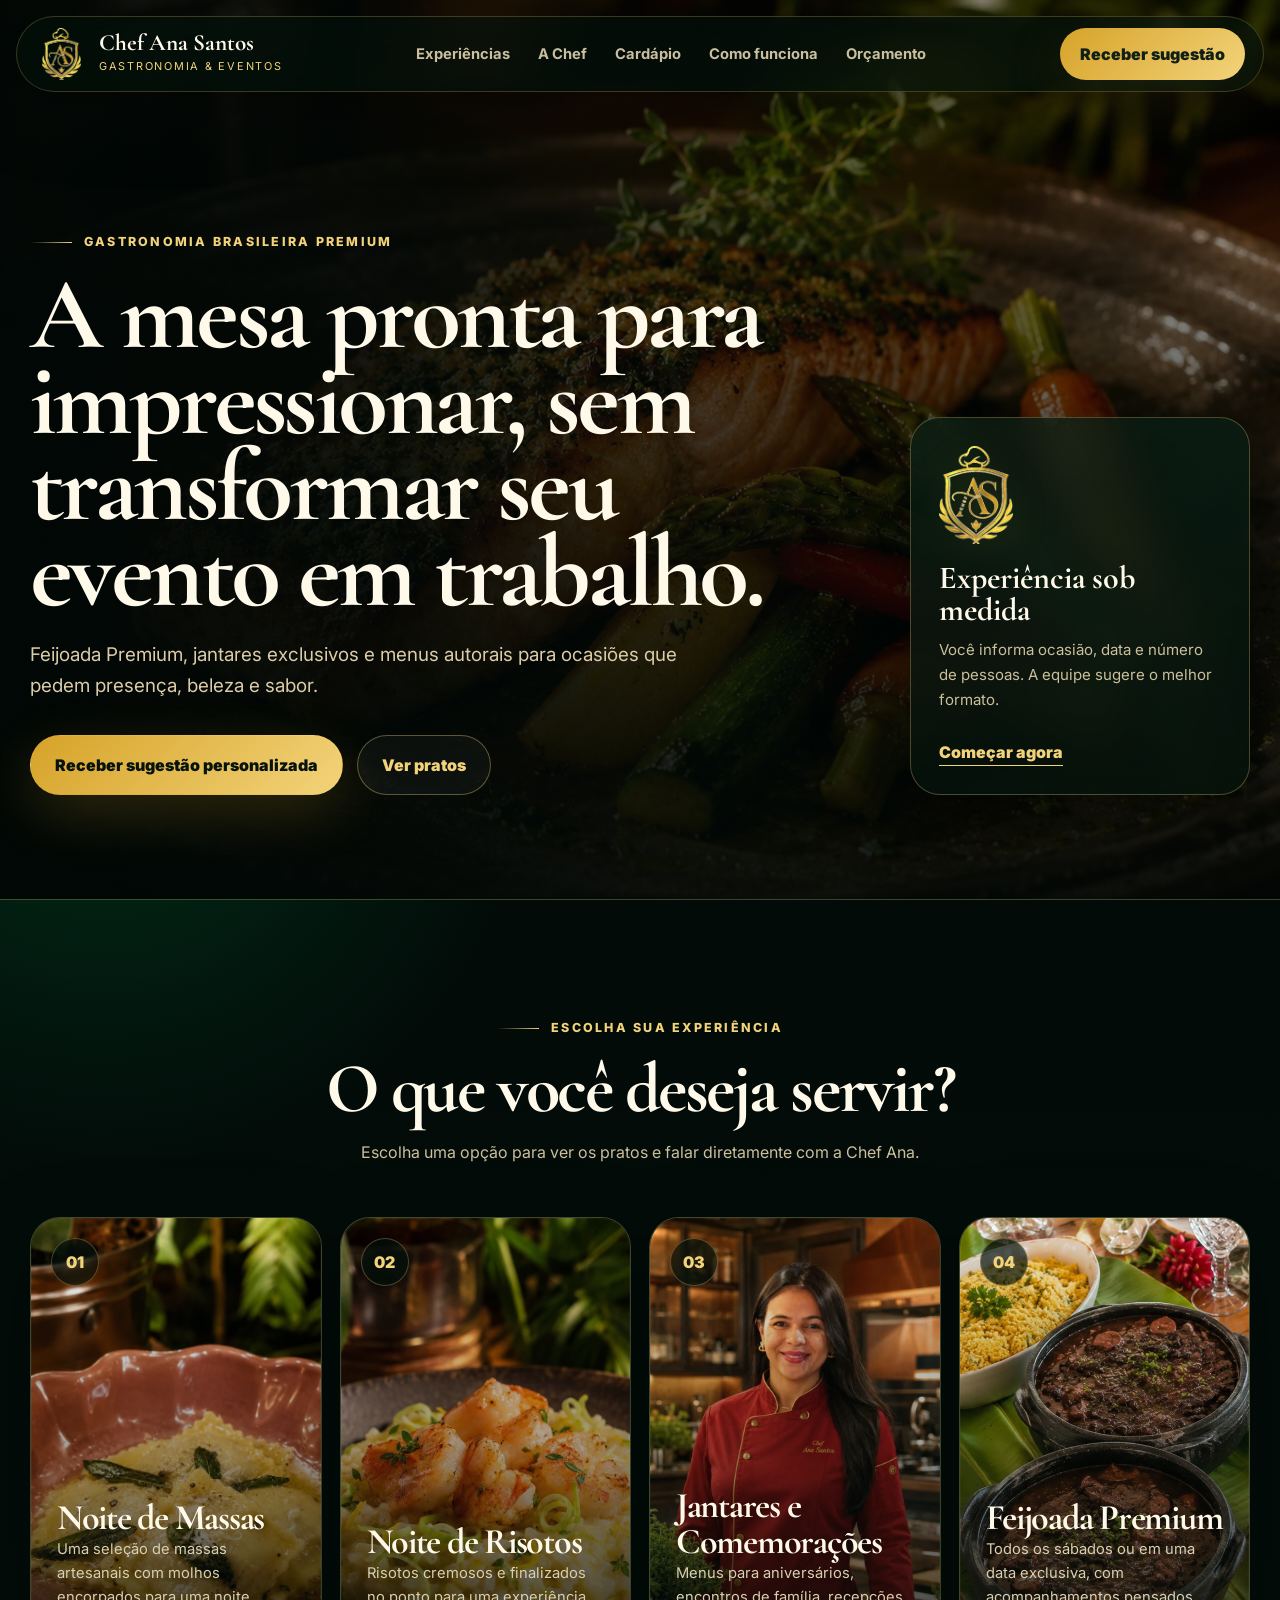
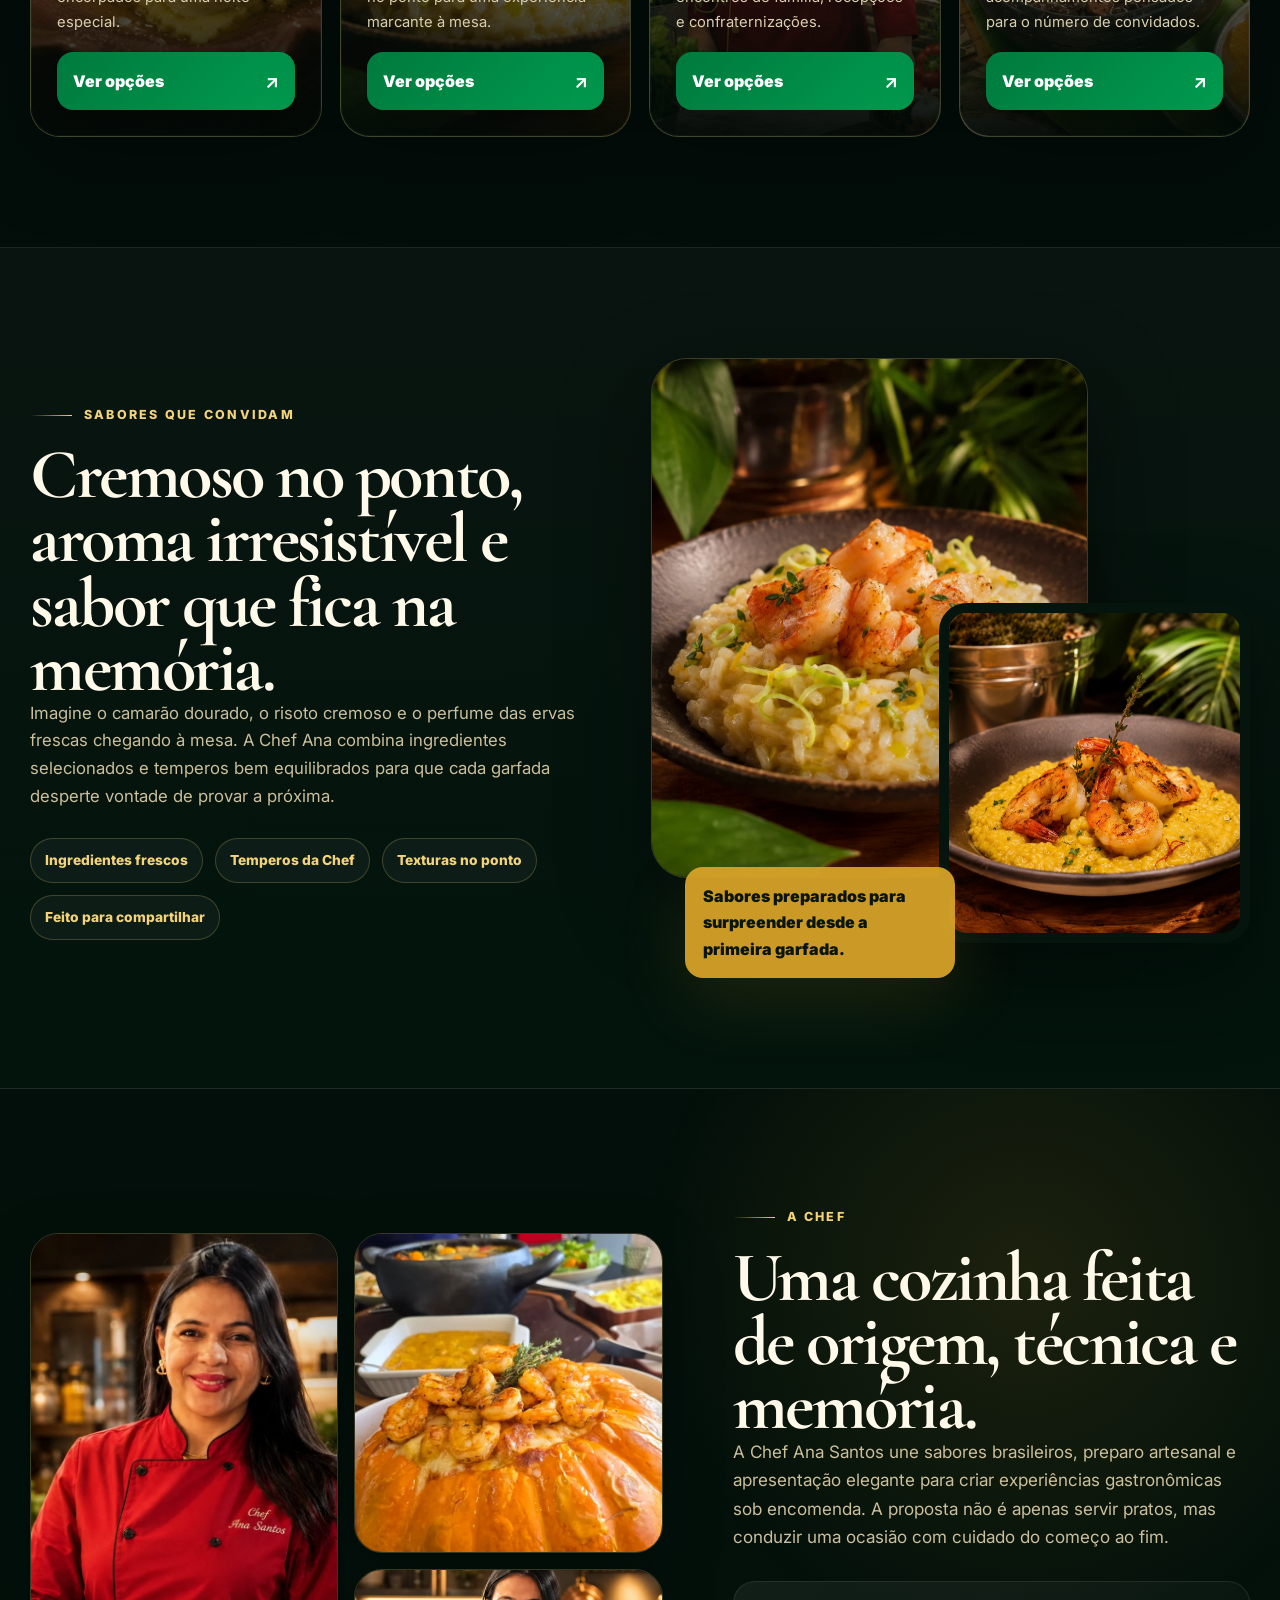
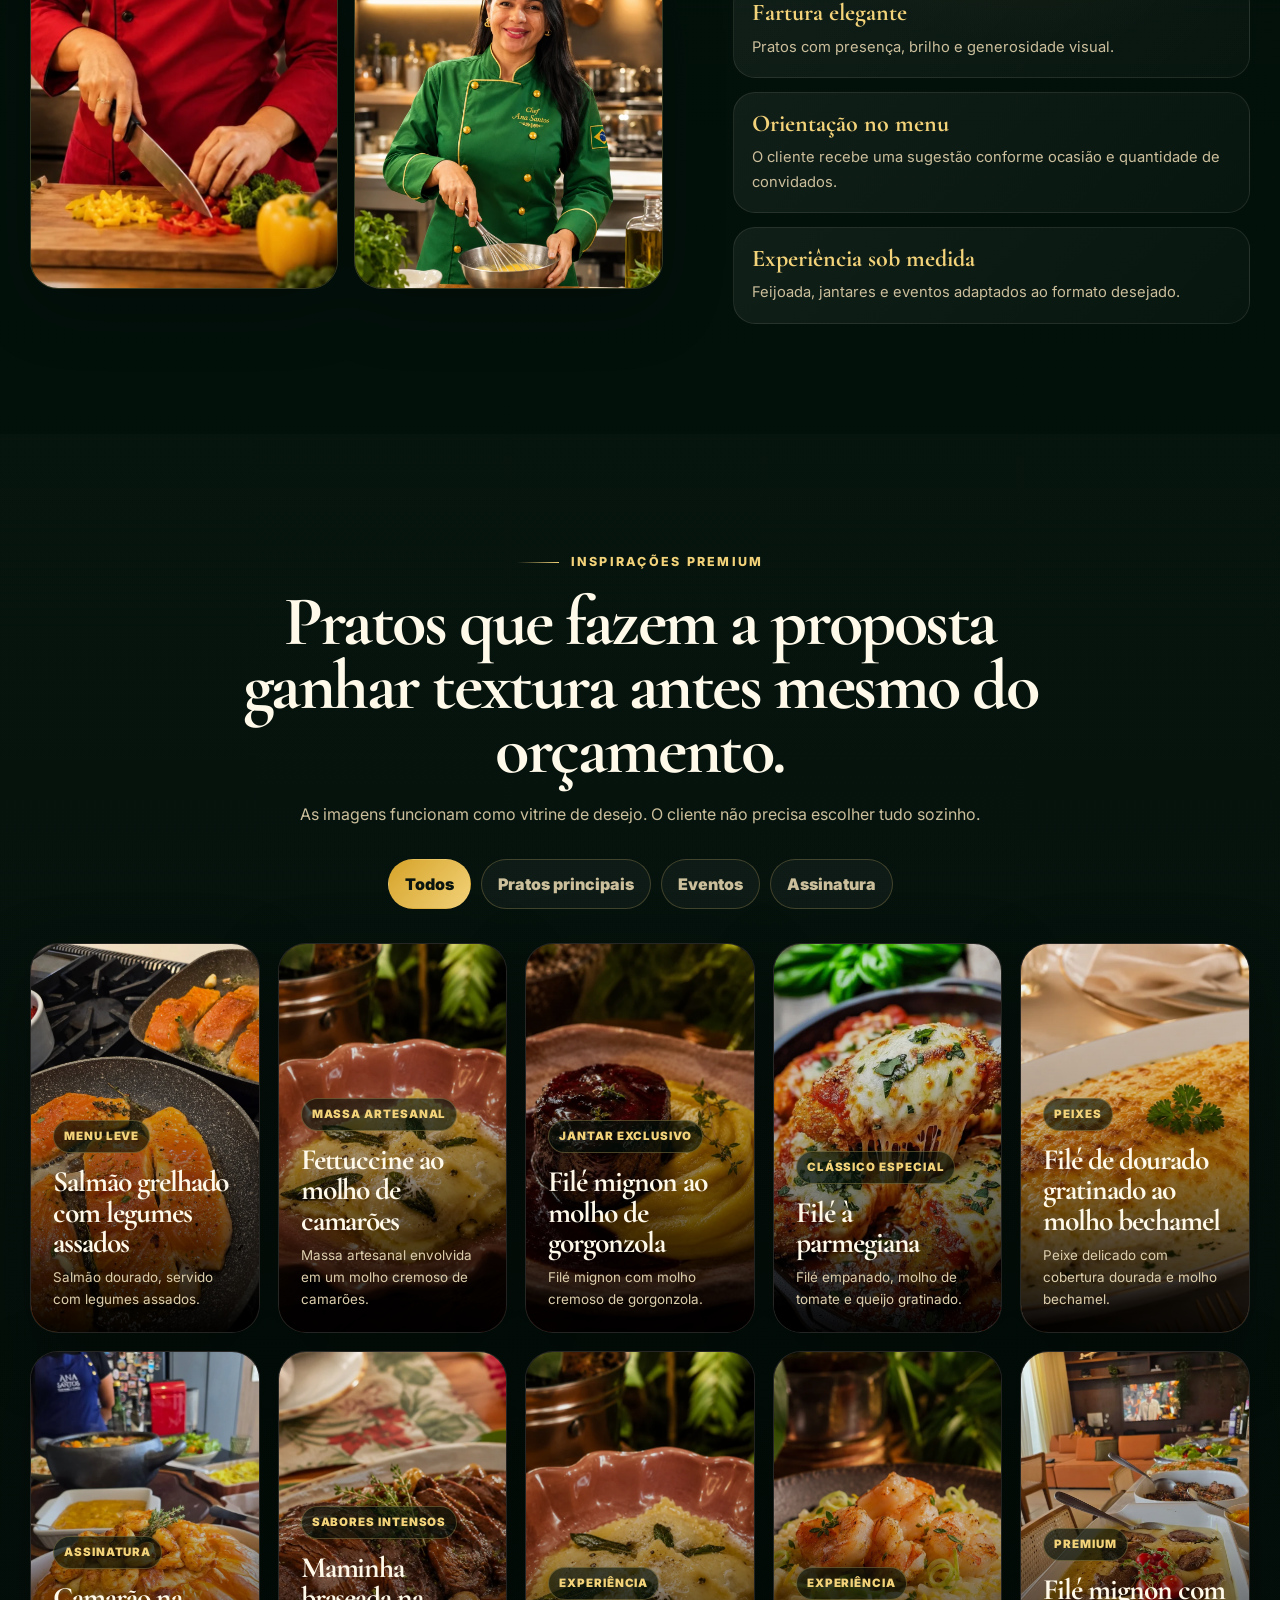
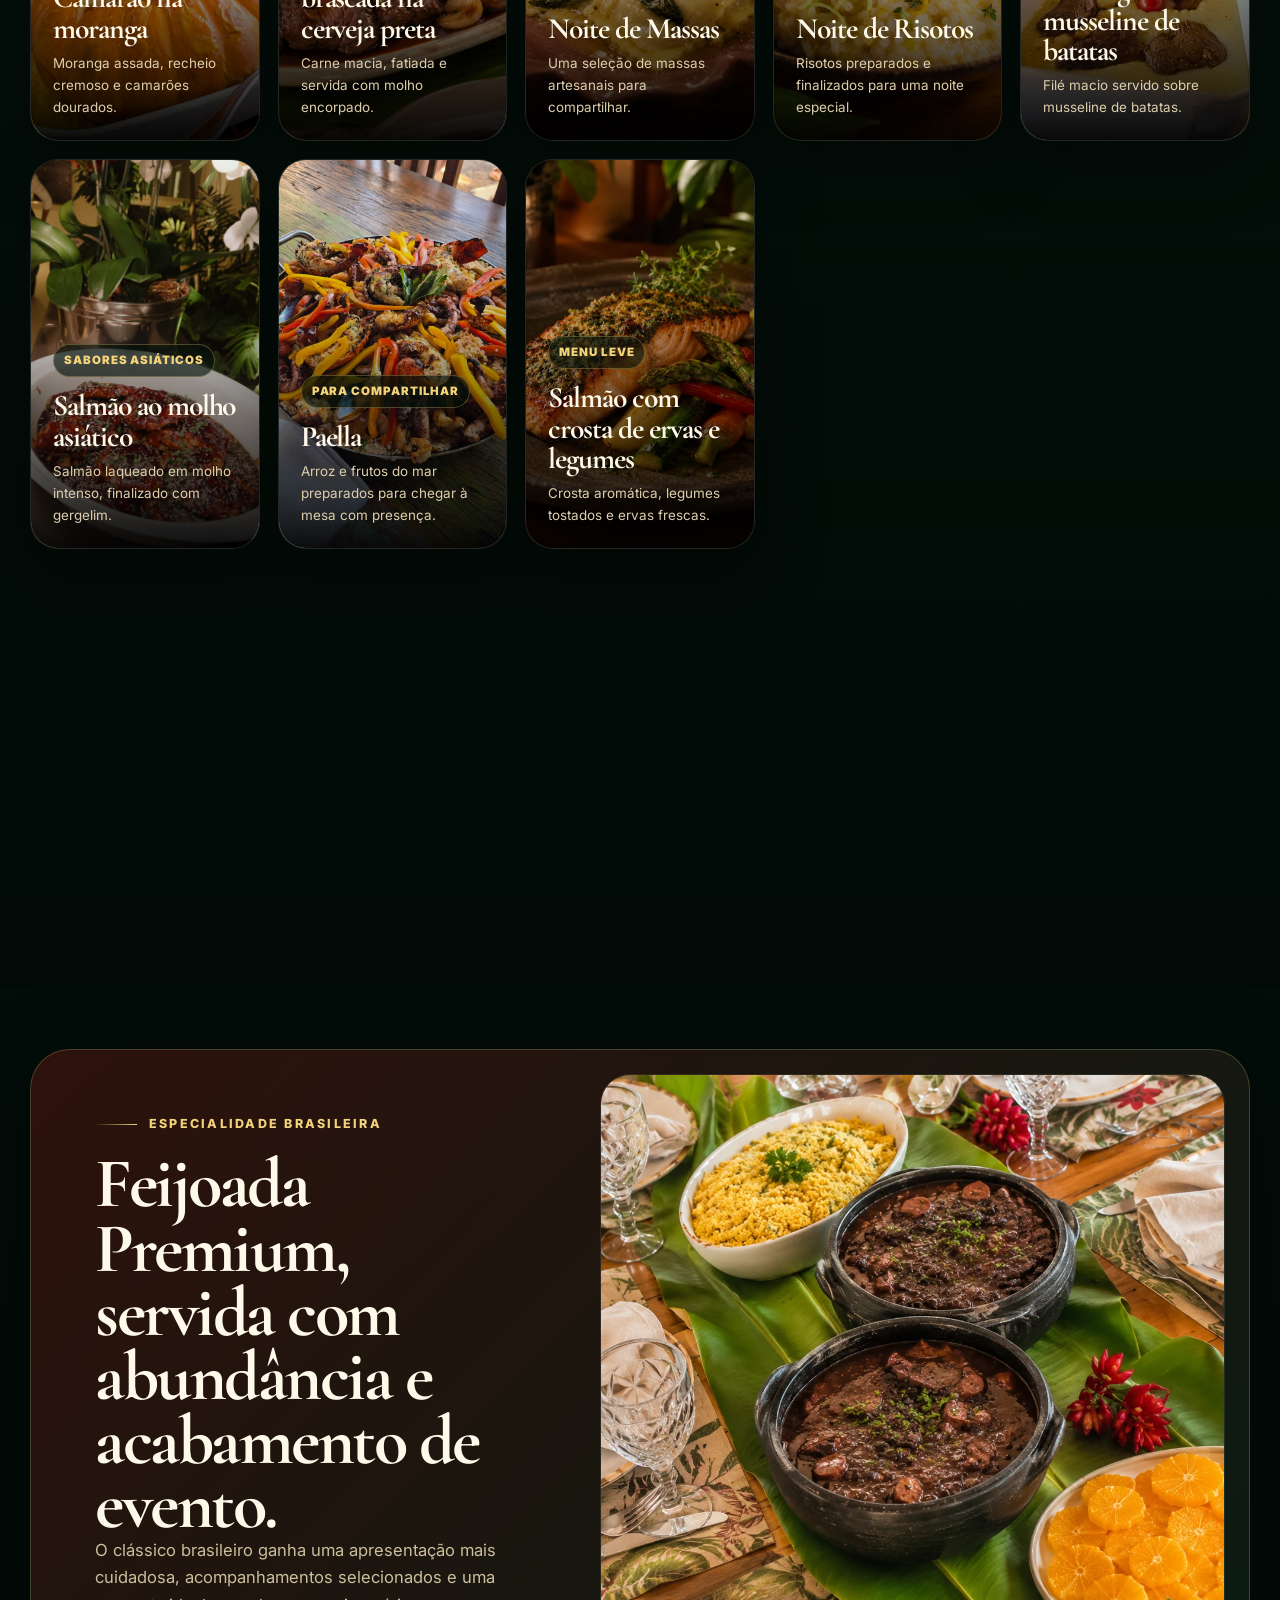
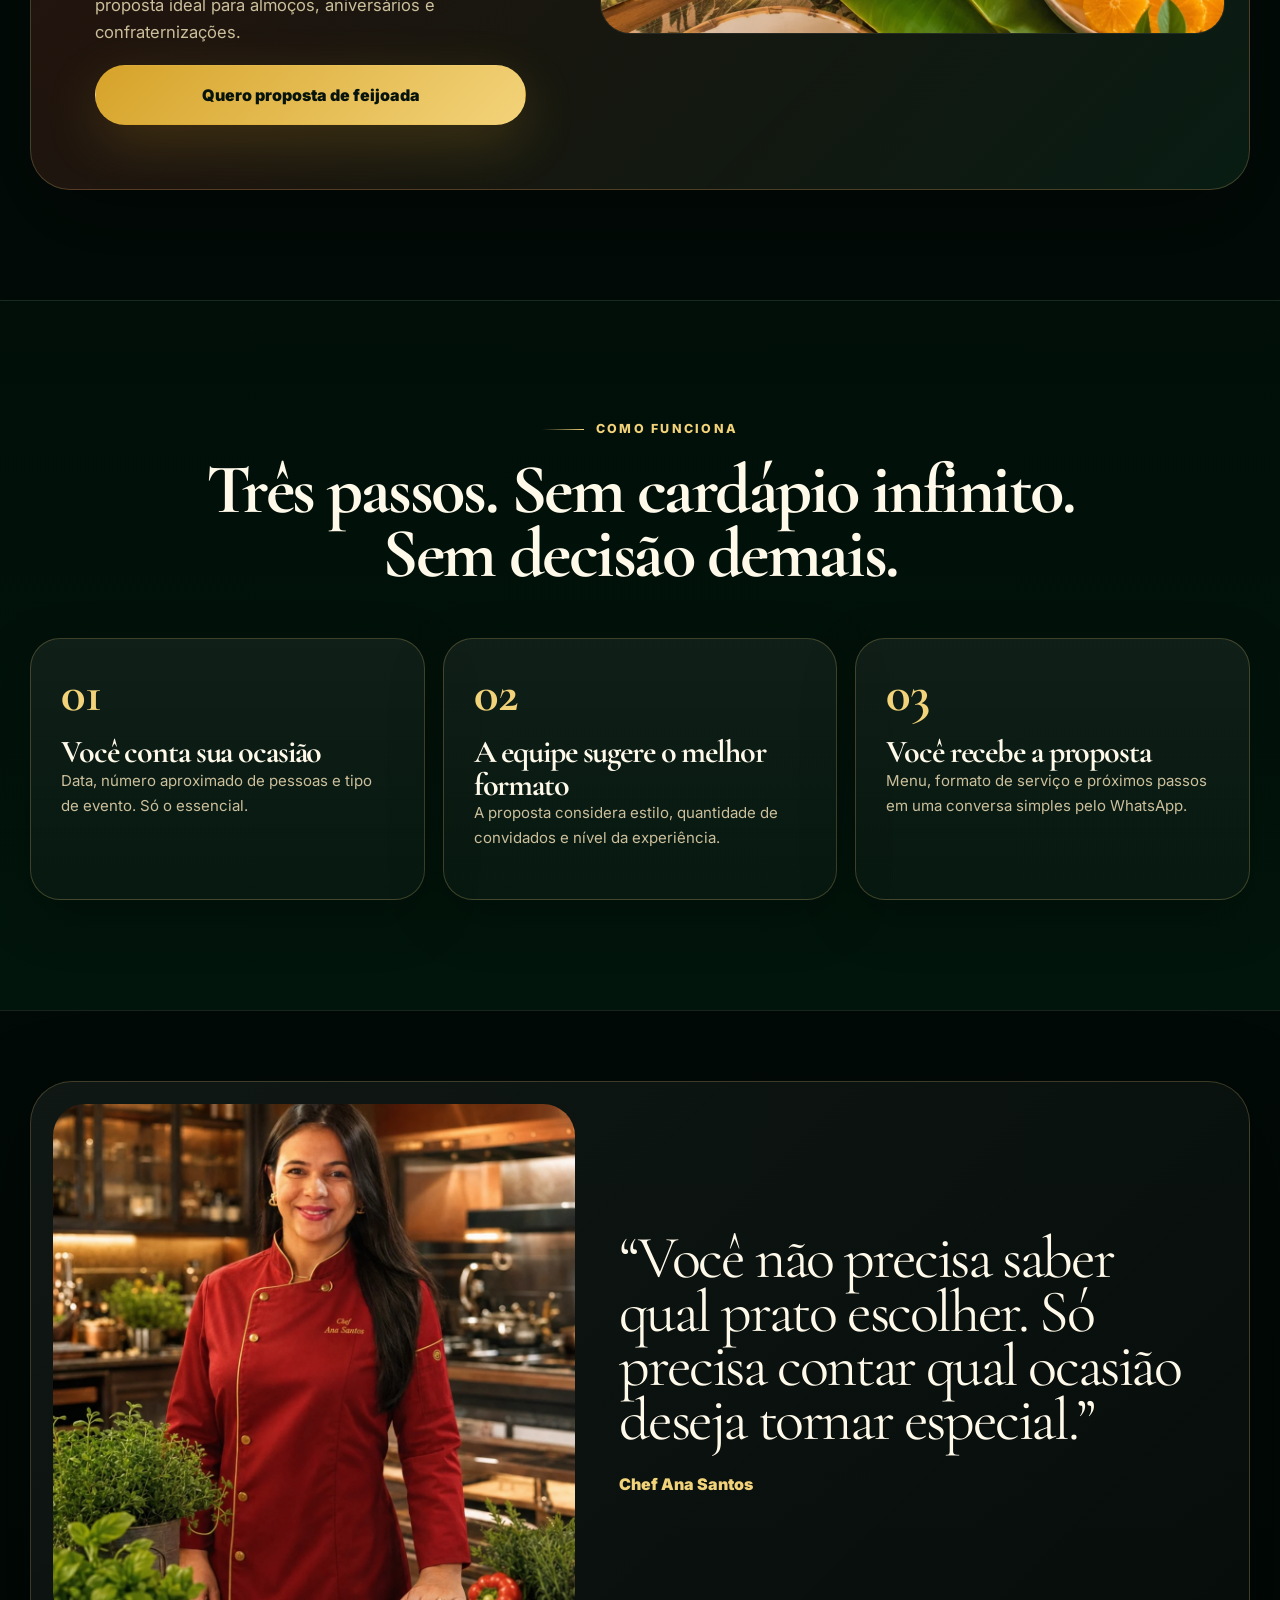
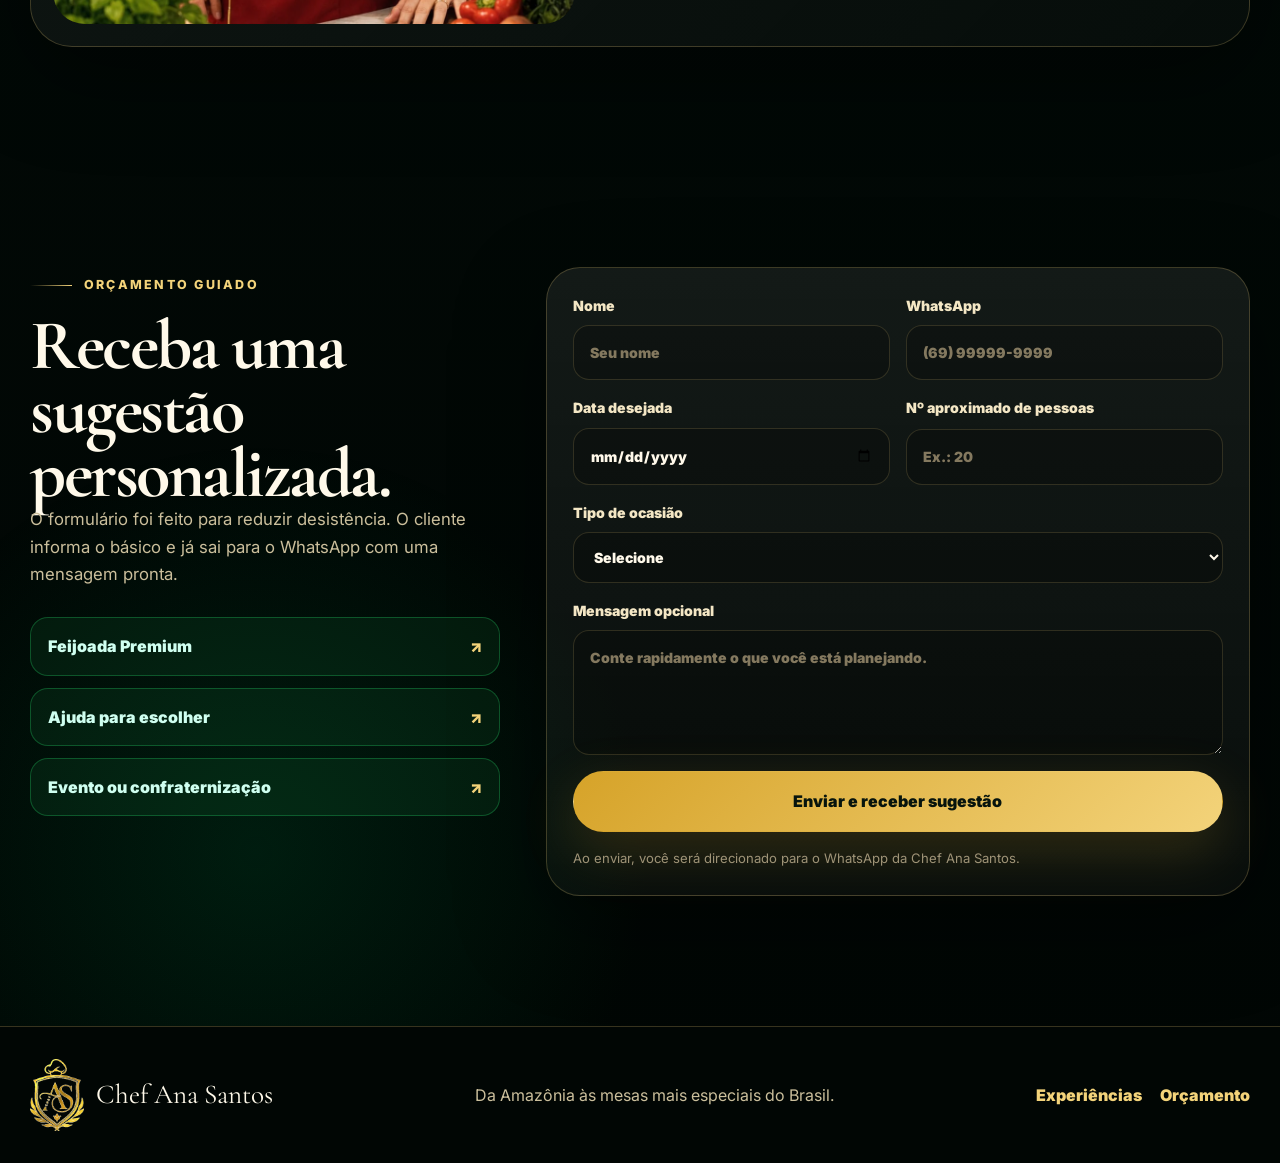
<file: index.html>
<!DOCTYPE html>
<html lang="pt-BR">
<head>
  <meta charset="UTF-8" />
  <meta name="viewport" content="width=device-width, initial-scale=1.0" />
  <title>Chef Ana Santos | Experiências Gastronômicas Premium</title>
  <meta name="description" content="Site premium em versão escura para a Chef Ana Santos: experiências gastronômicas, feijoada premium, jantares exclusivos e orçamento simplificado pelo WhatsApp." />
  <meta name="theme-color" content="#03140d" />
  <meta property="og:title" content="Chef Ana Santos | Gastronomia & Eventos" />
  <meta property="og:description" content="Receba uma proposta gastronômica personalizada para sua ocasião." />
  <meta property="og:type" content="website" />
  <link rel="icon" href="./logo-symbol.png" />
  <link rel="preconnect" href="https://fonts.googleapis.com" />
  <link rel="preconnect" href="https://fonts.gstatic.com" crossorigin />
  <link href="https://fonts.googleapis.com/css2?family=Cormorant+Garamond:wght@500;600;700&family=Inter:wght@400;500;600;700;800&display=swap" rel="stylesheet" />
  <link rel="stylesheet" href="./styles.css" />
</head>
<body>
  <div class="page-glow" aria-hidden="true"></div>

  <header class="site-header" id="topo">
    <a class="brand" href="#topo" aria-label="Chef Ana Santos">
      <img src="./logo-symbol.png" alt="Símbolo da Chef Ana Santos" />
      <span>
        <strong>Chef Ana Santos</strong>
        <small>Gastronomia & Eventos</small>
      </span>
    </a>

    <button class="menu-toggle" aria-label="Abrir menu" aria-expanded="false">
      <span></span><span></span><span></span>
    </button>

    <nav class="main-nav" aria-label="Navegação principal">
      <a href="#experiencias">Experiências</a>
      <a href="#chef">A Chef</a>
      <a href="#cardapio">Cardápio</a>
      <a href="#como-funciona">Como funciona</a>
      <a href="#orcamento">Orçamento</a>
    </nav>

    <a class="nav-cta" href="#orcamento">Receber sugestão</a>
  </header>

  <main>
    <section class="hero" aria-labelledby="hero-title">
      <div class="hero-media" aria-hidden="true">
        <img src="./hero-prato.webp" alt="" />
      </div>
      <div class="hero-overlay" aria-hidden="true"></div>

      <div class="container hero-grid">
        <div class="hero-copy reveal">
          <p class="eyebrow">Gastronomia brasileira premium</p>
          <h1 id="hero-title">A mesa pronta para impressionar, sem transformar seu evento em trabalho.</h1>
          <p class="hero-text">Feijoada Premium, jantares exclusivos e menus autorais para ocasiões que pedem presença, beleza e sabor.</p>

          <div class="hero-actions">
            <a class="btn btn-primary" href="#orcamento">Receber sugestão personalizada</a>
            <a class="btn btn-outline" href="#cardapio">Ver pratos</a>
          </div>
        </div>

        <aside class="hero-panel reveal delay-1" aria-label="Resumo da experiência">
          <img src="./logo-symbol.png" alt="" />
          <strong>Experiência sob medida</strong>
          <p>Você informa ocasião, data e número de pessoas. A equipe sugere o melhor formato.</p>
          <a href="#orcamento">Começar agora</a>
        </aside>
      </div>
    </section>

    <section class="concierge" id="experiencias" aria-labelledby="concierge-title">
      <div class="container">
        <div class="section-heading">
          <p class="eyebrow">Escolha sua experiência</p>
          <h2 id="concierge-title">O que você deseja servir?</h2>
          <p>Escolha uma opção para ver os pratos e falar diretamente com a Chef Ana.</p>
        </div>

        <div class="occasion-grid">
          <a class="occasion-card" href="./experiencia.html?tipo=massas" aria-label="Ver opções de Noite de Massas">
            <span class="card-number">01</span>
            <div class="occasion-image"><img src="./ravioli-salvia.webp" alt="Seleção de massas artesanais da Chef Ana Santos" /></div>
            <div class="occasion-content">
              <h3>Noite de Massas</h3>
              <p>Uma seleção de massas artesanais com molhos encorpados para uma noite especial.</p>
              <span class="occasion-action">Ver opções <b aria-hidden="true">↗</b></span>
            </div>
          </a>

          <a class="occasion-card" href="./experiencia.html?tipo=risotos" aria-label="Ver opções de Noite de Risotos">
            <span class="card-number">02</span>
            <div class="occasion-image"><img src="./risoto-camaroes.webp" alt="Risoto cremoso preparado pela Chef Ana Santos" /></div>
            <div class="occasion-content">
              <h3>Noite de Risotos</h3>
              <p>Risotos cremosos e finalizados no ponto para uma experiência marcante à mesa.</p>
              <span class="occasion-action">Ver opções <b aria-hidden="true">↗</b></span>
            </div>
          </a>

          <a class="occasion-card" href="./experiencia.html?tipo=eventos" aria-label="Ver opções de Jantares e Comemorações">
            <span class="card-number">03</span>
            <div class="occasion-image"><img src="./chef-red-counter.webp" alt="Chef Ana Santos em cozinha profissional" /></div>
            <div class="occasion-content">
              <h3>Jantares e Comemorações</h3>
              <p>Menus para aniversários, encontros de família, recepções e confraternizações.</p>
              <span class="occasion-action">Ver opções <b aria-hidden="true">↗</b></span>
            </div>
          </a>

          <a class="occasion-card" href="./experiencia.html?tipo=feijoada" aria-label="Ver opções de Feijoada Premium">
            <span class="card-number">04</span>
            <div class="occasion-image"><img src="./feijoada-cards.webp" alt="Feijoada da Chef Ana Santos servida à mesa" /></div>
            <div class="occasion-content">
              <h3>Feijoada Premium</h3>
              <p>Todos os sábados ou em uma data exclusiva, com acompanhamentos pensados para o número de convidados.</p>
              <span class="occasion-action">Ver opções <b aria-hidden="true">↗</b></span>
            </div>
          </a>
        </div>
      </div>
    </section>

    <section class="signature-section" aria-labelledby="signature-title">
      <div class="container signature-grid">
        <div class="signature-copy reveal">
          <p class="eyebrow">Sabores que convidam</p>
          <h2 id="signature-title">Cremoso no ponto, aroma irresistível e sabor que fica na memória.</h2>
          <p>Imagine o camarão dourado, o risoto cremoso e o perfume das ervas frescas chegando à mesa. A Chef Ana combina ingredientes selecionados e temperos bem equilibrados para que cada garfada desperte vontade de provar a próxima.</p>
          <div class="signature-tags">
            <span>Ingredientes frescos</span>
            <span>Temperos da Chef</span>
            <span>Texturas no ponto</span>
            <span>Feito para compartilhar</span>
          </div>
        </div>

        <div class="signature-stack reveal delay-1">
          <img class="stack-main" src="./risoto-camaroes.webp" alt="Risoto cremoso com camarões" />
          <img class="stack-small" src="./camaroes-risoto.webp" alt="Camarões com risoto de açafrão" />
          <div class="stack-note">Sabores preparados para surpreender desde a primeira garfada.</div>
        </div>
      </div>
    </section>

    <section class="chef-story" id="chef" aria-labelledby="chef-title">
      <div class="container story-grid">
        <div class="story-gallery reveal">
          <img src="./chef-red.webp" alt="Chef Ana Santos com doma vermelha" />
          <img src="./camarao-moranga.webp" alt="Camarão na moranga preparado pela Chef Ana Santos" />
          <img src="./chef-green.webp" alt="Chef Ana Santos com doma verde" />
        </div>

        <div class="story-copy reveal delay-1">
          <p class="eyebrow">A Chef</p>
          <h2 id="chef-title">Uma cozinha feita de origem, técnica e memória.</h2>
          <p>A Chef Ana Santos une sabores brasileiros, preparo artesanal e apresentação elegante para criar experiências gastronômicas sob encomenda. A proposta não é apenas servir pratos, mas conduzir uma ocasião com cuidado do começo ao fim.</p>

          <dl class="lux-list">
            <div><dt>Fartura elegante</dt><dd>Pratos com presença, brilho e generosidade visual.</dd></div>
            <div><dt>Orientação no menu</dt><dd>O cliente recebe uma sugestão conforme ocasião e quantidade de convidados.</dd></div>
            <div><dt>Experiência sob medida</dt><dd>Feijoada, jantares e eventos adaptados ao formato desejado.</dd></div>
          </dl>
        </div>
      </div>
    </section>

    <section class="menu-section" id="cardapio" aria-labelledby="menu-title">
      <div class="container">
        <div class="section-heading reveal">
          <p class="eyebrow">Inspirações premium</p>
          <h2 id="menu-title">Pratos que fazem a proposta ganhar textura antes mesmo do orçamento.</h2>
          <p>As imagens funcionam como vitrine de desejo. O cliente não precisa escolher tudo sozinho.</p>
        </div>

        <div class="dish-toolbar reveal" aria-label="Filtros de cardápio">
          <button class="filter active" type="button" data-filter="all">Todos</button>
          <button class="filter" type="button" data-filter="principal">Pratos principais</button>
          <button class="filter" type="button" data-filter="evento">Eventos</button>
          <button class="filter" type="button" data-filter="assinatura">Assinatura</button>
        </div>

        <div class="dish-grid">
          <article class="dish-card reveal" data-category="principal">
            <img src="./salmao-grelhado.webp" alt="Salmão grelhado na frigideira" />
            <div class="dish-info"><span>Menu leve</span><h3>Salmão grelhado com legumes assados</h3><p>Salmão dourado, servido com legumes assados.</p></div>
          </article>
          <article class="dish-card reveal delay-1" data-category="principal assinatura">
            <img src="./ravioli-salvia.webp" alt="Apresentação de massa artesanal" />
            <div class="dish-info"><span>Massa artesanal</span><h3>Fettuccine ao molho de camarões</h3><p>Massa artesanal envolvida em um molho cremoso de camarões.</p></div>
          </article>
          <article class="dish-card reveal delay-2" data-category="principal">
            <img src="./file-mignon-pure.webp" alt="Apresentação de filé mignon" />
            <div class="dish-info"><span>Jantar exclusivo</span><h3>Filé mignon ao molho de gorgonzola</h3><p>Filé mignon com molho cremoso de gorgonzola.</p></div>
          </article>
          <article class="dish-card reveal" data-category="principal evento">
            <img src="./file-parmegiana.webp" alt="Filé à parmegiana com queijo gratinado" />
            <div class="dish-info"><span>Clássico especial</span><h3>Filé à parmegiana</h3><p>Filé empanado, molho de tomate e queijo gratinado.</p></div>
          </article>
          <article class="dish-card reveal delay-1" data-category="principal evento">
            <img src="./dourado-bechamel.webp" alt="Filé de dourado gratinado ao molho bechamel" />
            <div class="dish-info"><span>Peixes</span><h3>Filé de dourado gratinado ao molho bechamel</h3><p>Peixe delicado com cobertura dourada e molho bechamel.</p></div>
          </article>
          <article class="dish-card reveal delay-2" data-category="principal assinatura evento">
            <img src="./camarao-moranga.webp" alt="Camarão na moranga" />
            <div class="dish-info"><span>Assinatura</span><h3>Camarão na moranga</h3><p>Moranga assada, recheio cremoso e camarões dourados.</p></div>
          </article>
          <article class="dish-card reveal" data-category="principal evento">
            <img src="./maminha-cerveja-preta.webp" alt="Maminha braseada na cerveja preta" />
            <div class="dish-info"><span>Sabores intensos</span><h3>Maminha braseada na cerveja preta</h3><p>Carne macia, fatiada e servida com molho encorpado.</p></div>
          </article>
          <article class="dish-card reveal delay-1" data-category="evento">
            <img src="./ravioli-salvia.webp" alt="Seleção de massas artesanais" />
            <div class="dish-info"><span>Experiência</span><h3>Noite de Massas</h3><p>Uma seleção de massas artesanais para compartilhar.</p></div>
          </article>
          <article class="dish-card reveal delay-2" data-category="evento assinatura">
            <img src="./risoto-camaroes.webp" alt="Risoto cremoso com camarões" />
            <div class="dish-info"><span>Experiência</span><h3>Noite de Risotos</h3><p>Risotos preparados e finalizados para uma noite especial.</p></div>
          </article>
          <article class="dish-card reveal" data-category="principal assinatura">
            <img src="./file-mignon-musseline.webp" alt="Filé mignon com musseline de batatas" />
            <div class="dish-info"><span>Premium</span><h3>Filé mignon com musseline de batatas</h3><p>Filé macio servido sobre musseline de batatas.</p></div>
          </article>
          <article class="dish-card reveal delay-1" data-category="principal assinatura">
            <img src="./salmao-asiatico.webp" alt="Salmão ao molho asiático" />
            <div class="dish-info"><span>Sabores asiáticos</span><h3>Salmão ao molho asiático</h3><p>Salmão laqueado em molho intenso, finalizado com gergelim.</p></div>
          </article>
          <article class="dish-card reveal delay-2" data-category="principal evento assinatura">
            <img src="./paella.webp" alt="Paella com frutos do mar" />
            <div class="dish-info"><span>Para compartilhar</span><h3>Paella</h3><p>Arroz e frutos do mar preparados para chegar à mesa com presença.</p></div>
          </article>
          <article class="dish-card reveal" data-category="principal">
            <img src="./salmao-legumes.webp" alt="Salmão com crosta de ervas e legumes" />
            <div class="dish-info"><span>Menu leve</span><h3>Salmão com crosta de ervas e legumes</h3><p>Crosta aromática, legumes tostados e ervas frescas.</p></div>
          </article>
        </div>

        <aside class="sides-panel reveal" aria-labelledby="sides-title">
          <div>
            <p class="eyebrow">Para completar a mesa</p>
            <h3 id="sides-title">Opções de acompanhamentos</h3>
            <p>Escolha as opções que melhor combinam com o seu menu.</p>
          </div>
          <ul>
            <li>Arroz com amêndoas laminadas</li>
            <li>Arroz com castanhas</li>
            <li>Farofa de banana-da-terra com bacon</li>
            <li>Farofa tradicional</li>
            <li>Salada fresca da estação</li>
          </ul>
        </aside>
      </div>
    </section>

    <section class="feijoada-section" aria-labelledby="feijoada-title">
      <div class="container feijoada-card reveal">
        <div class="feijoada-copy">
          <p class="eyebrow">Especialidade brasileira</p>
          <h2 id="feijoada-title">Feijoada Premium, servida com abundância e acabamento de evento.</h2>
          <p>O clássico brasileiro ganha uma apresentação mais cuidadosa, acompanhamentos selecionados e uma proposta ideal para almoços, aniversários e confraternizações.</p>
          <a class="btn btn-primary" href="#orcamento" data-fill="Feijoada Premium">Quero proposta de feijoada</a>
        </div>
        <div class="feijoada-photo">
          <img src="./feijoada-cards.webp" alt="Feijoada Premium servida à mesa" />
        </div>
      </div>
    </section>

    <section class="steps-section" id="como-funciona" aria-labelledby="steps-title">
      <div class="container">
        <div class="section-heading reveal">
          <p class="eyebrow">Como funciona</p>
          <h2 id="steps-title">Três passos. Sem cardápio infinito. Sem decisão demais.</h2>
        </div>

        <div class="steps-grid">
          <article class="step-card reveal">
            <strong>01</strong>
            <h3>Você conta sua ocasião</h3>
            <p>Data, número aproximado de pessoas e tipo de evento. Só o essencial.</p>
          </article>
          <article class="step-card reveal delay-1">
            <strong>02</strong>
            <h3>A equipe sugere o melhor formato</h3>
            <p>A proposta considera estilo, quantidade de convidados e nível da experiência.</p>
          </article>
          <article class="step-card reveal delay-2">
            <strong>03</strong>
            <h3>Você recebe a proposta</h3>
            <p>Menu, formato de serviço e próximos passos em uma conversa simples pelo WhatsApp.</p>
          </article>
        </div>
      </div>
    </section>

    <section class="quote-section" aria-label="Frase de posicionamento">
      <div class="container quote-card reveal">
        <img src="./chef-red-counter.webp" alt="Chef Ana Santos em cozinha premium" />
        <blockquote>
          <p>“Você não precisa saber qual prato escolher. Só precisa contar qual ocasião deseja tornar especial.”</p>
          <cite>Chef Ana Santos</cite>
        </blockquote>
      </div>
    </section>

    <section class="budget-section" id="orcamento" aria-labelledby="budget-title">
      <div class="container budget-grid">
        <div class="budget-copy reveal">
          <p class="eyebrow">Orçamento guiado</p>
          <h2 id="budget-title">Receba uma sugestão personalizada.</h2>
          <p>O formulário foi feito para reduzir desistência. O cliente informa o básico e já sai para o WhatsApp com uma mensagem pronta.</p>

          <div class="contact-buttons" aria-label="Atalhos de WhatsApp">
            <a href="https://wa.me/556999950406?text=Ol%C3%A1%2C%20vi%20o%20site%20da%20Chef%20Ana%20Santos%20e%20quero%20uma%20proposta%20para%20Feijoada%20Premium." target="_blank" rel="noopener">Feijoada Premium</a>
            <a href="https://wa.me/556999950406?text=Ol%C3%A1%2C%20quero%20ajuda%20para%20escolher%20uma%20experi%C3%AAncia%20gastron%C3%B4mica." target="_blank" rel="noopener">Ajuda para escolher</a>
            <a href="https://wa.me/556999950406?text=Ol%C3%A1%2C%20tenho%20um%20evento%20e%20gostaria%20de%20uma%20proposta%20da%20Chef%20Ana%20Santos." target="_blank" rel="noopener">Evento ou confraternização</a>
          </div>
        </div>

        <form class="budget-form reveal delay-1" id="budget-form">
          <label>
            Nome
            <input type="text" name="nome" placeholder="Seu nome" required />
          </label>
          <label>
            WhatsApp
            <input type="tel" name="whatsapp" placeholder="(69) 99999-9999" required />
          </label>
          <label>
            Data desejada
            <input type="date" name="data" />
          </label>
          <label>
            Nº aproximado de pessoas
            <input type="number" name="pessoas" min="1" placeholder="Ex.: 20" />
          </label>
          <label class="full">
            Tipo de ocasião
            <select name="ocasiao" id="ocasiao" required>
              <option value="">Selecione</option>
              <option>Feijoada Premium</option>
              <option>Jantar Exclusivo</option>
              <option>Evento ou Confraternização</option>
              <option>Aniversário</option>
              <option>Recepção em casa</option>
              <option>Ainda não sei, quero orientação</option>
            </select>
          </label>
          <label class="full">
            Mensagem opcional
            <textarea name="mensagem" rows="4" placeholder="Conte rapidamente o que você está planejando."></textarea>
          </label>
          <button class="btn btn-primary full" type="submit">Enviar e receber sugestão</button>
          <p class="form-note full">Ao enviar, você será direcionado para o WhatsApp da Chef Ana Santos.</p>
        </form>
      </div>
    </section>
  </main>

  <footer class="site-footer">
    <div class="container footer-grid">
      <a class="footer-brand" href="#topo" aria-label="Voltar ao topo">
        <img src="./logo-symbol.png" alt="Símbolo Chef Ana Santos" />
        <span>Chef Ana Santos</span>
      </a>
      <p>Da Amazônia às mesas mais especiais do Brasil.</p>
      <div class="footer-links">
        <a href="#experiencias">Experiências</a>
        <a href="#orcamento">Orçamento</a>
      </div>
    </div>
  </footer>

  <script src="./app.js"></script>
</body>
</html>
</file>
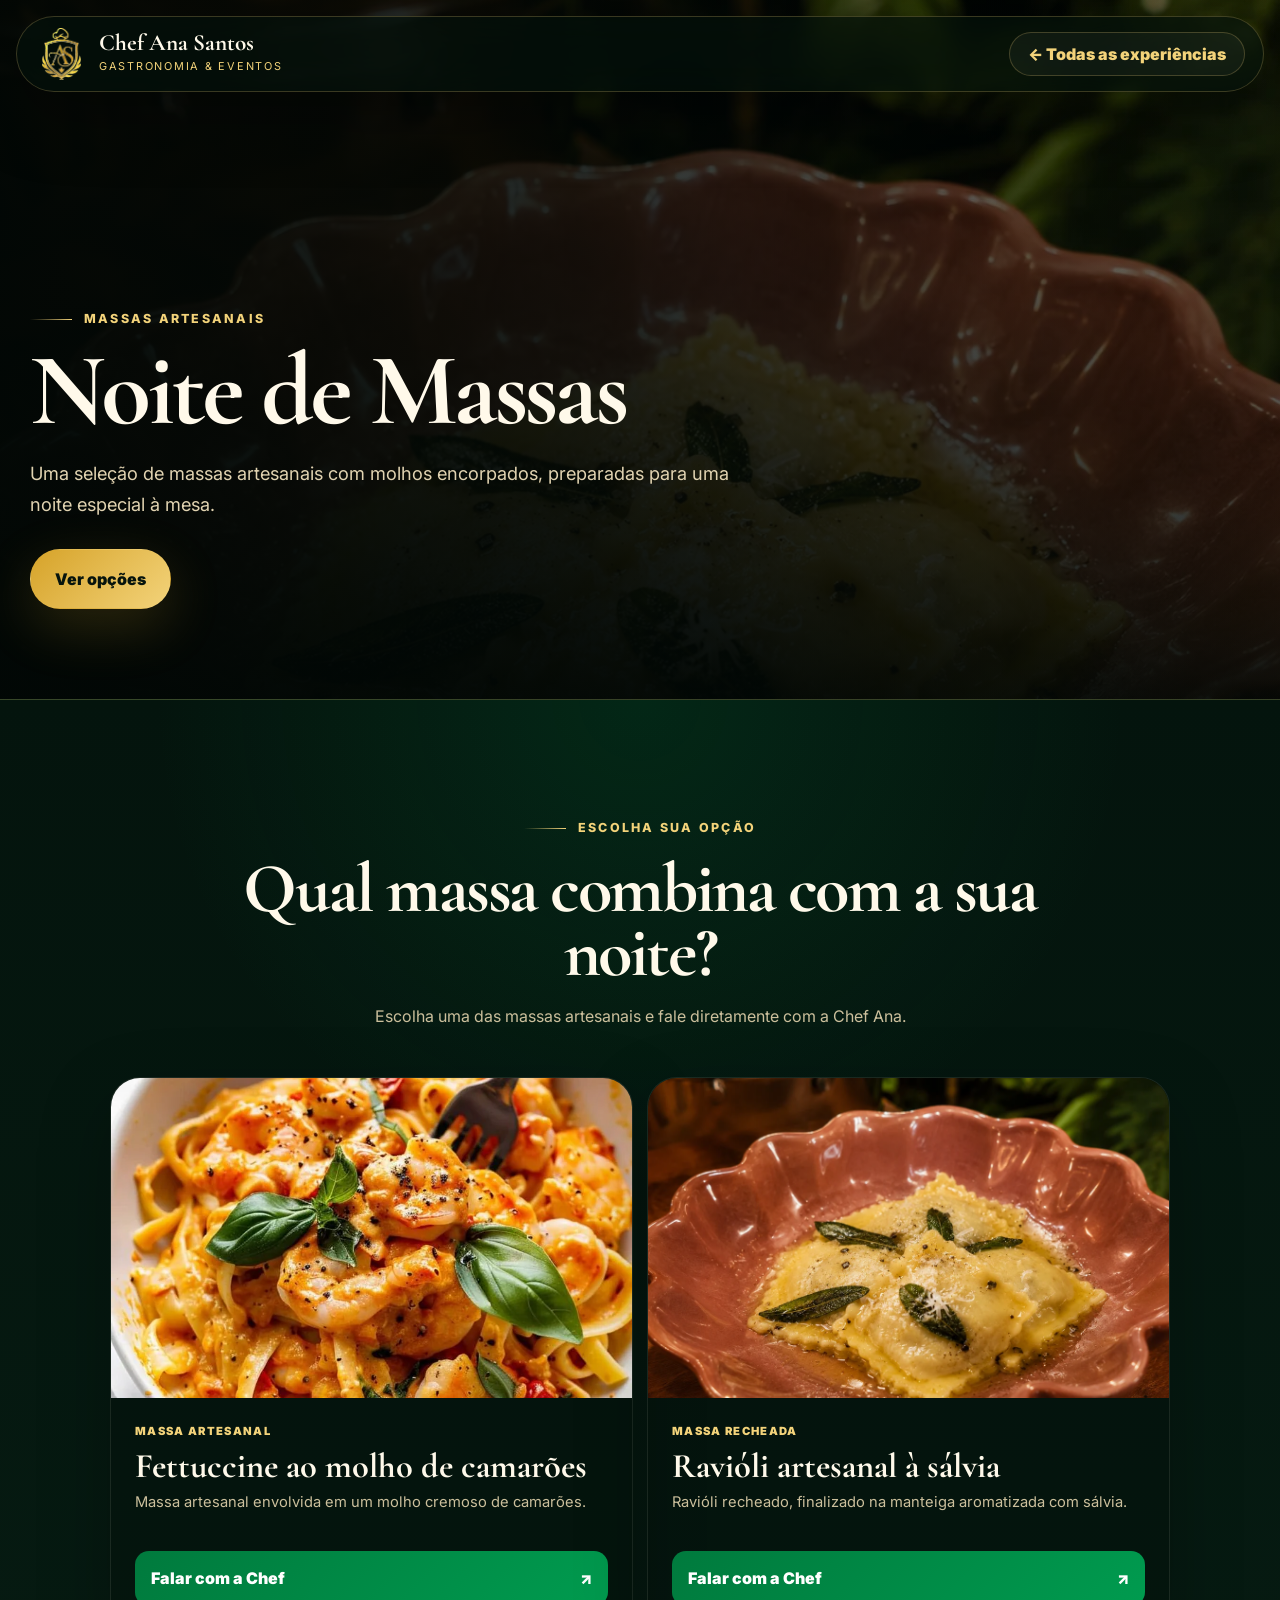
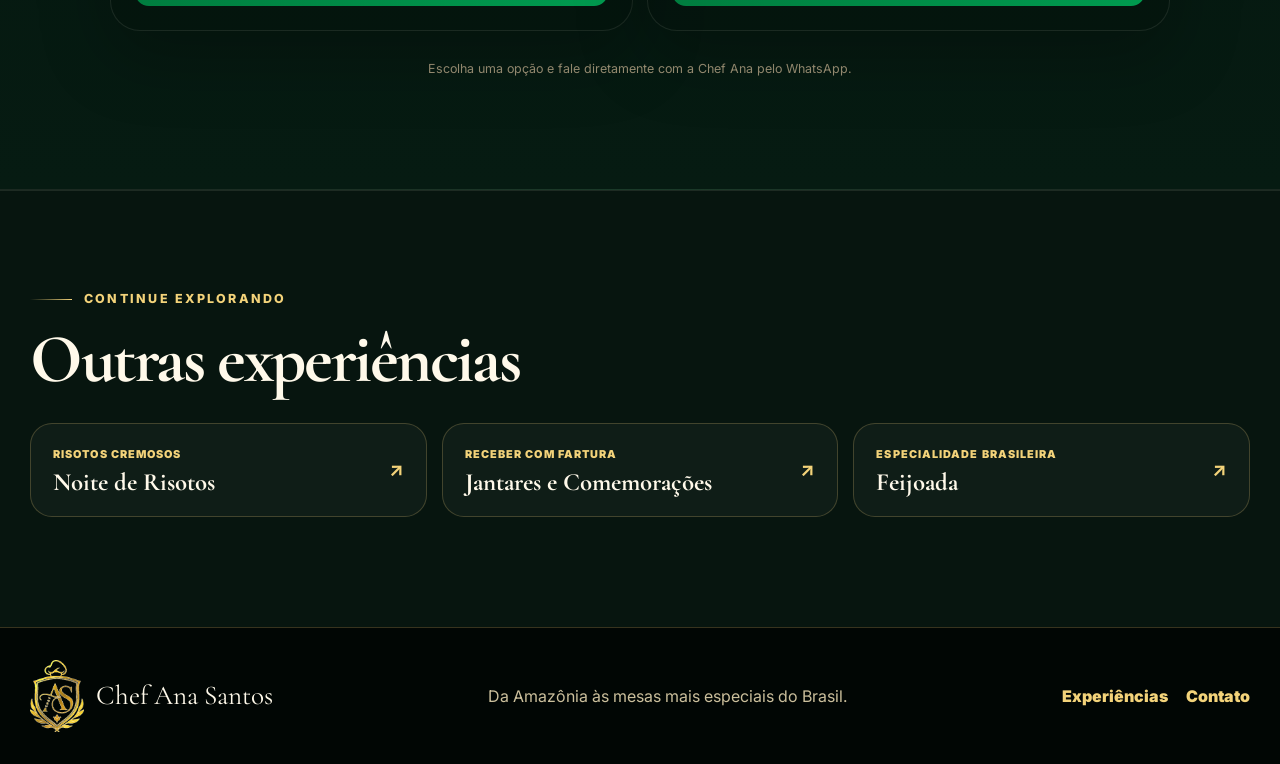
<file: experiencia.html>
<!DOCTYPE html>
<html lang="pt-BR">
<head>
  <meta charset="UTF-8" />
  <meta name="viewport" content="width=device-width, initial-scale=1.0" />
  <title>Experiência | Chef Ana Santos</title>
  <meta name="description" content="Escolha sua experiência gastronômica e fale diretamente com a Chef Ana Santos pelo WhatsApp." />
  <meta name="theme-color" content="#03140d" />
  <link rel="icon" href="./logo-symbol.png" />
  <link rel="preconnect" href="https://fonts.googleapis.com" />
  <link rel="preconnect" href="https://fonts.gstatic.com" crossorigin />
  <link href="https://fonts.googleapis.com/css2?family=Cormorant+Garamond:wght@500;600;700&family=Inter:wght@400;500;600;700;800&display=swap" rel="stylesheet" />
  <link rel="stylesheet" href="./styles.css" />
</head>
<body class="experience-body">
  <div class="page-glow" aria-hidden="true"></div>

  <header class="site-header experience-header">
    <a class="brand" href="./index.html" aria-label="Voltar para o site da Chef Ana Santos">
      <img src="./logo-symbol.png" alt="Símbolo da Chef Ana Santos" />
      <span><strong>Chef Ana Santos</strong><small>Gastronomia & Eventos</small></span>
    </a>
    <a class="back-link" href="./index.html#experiencias">← Todas as experiências</a>
  </header>

  <main class="experience-main">
    <section class="experience-hero" aria-labelledby="experience-title">
      <div class="experience-hero-media"><img id="experience-image" src="./feijoada-hero.webp" alt="" /></div>
      <div class="experience-hero-overlay" aria-hidden="true"></div>
      <div class="container experience-hero-content">
        <p class="eyebrow" id="experience-eyebrow">Experiência sob medida</p>
        <h1 id="experience-title">Feijoada Premium</h1>
        <p id="experience-intro">Escolha uma opção e fale diretamente com a Chef Ana.</p>
        <a class="btn btn-primary" href="#opcoes">Ver opções</a>
      </div>
    </section>

    <section class="experience-choices" id="opcoes" aria-labelledby="choices-title">
      <div class="container">
        <div class="section-heading choices-heading">
          <p class="eyebrow" id="choices-eyebrow">Escolha sua opção</p>
          <h2 id="choices-title">Qual experiência combina com a sua ocasião?</h2>
          <p id="choices-intro">Selecione um cardápio e converse com a Chef Ana.</p>
        </div>
        <div class="menu-options choice-cards" id="menu-options"></div>
        <p class="choice-note">Escolha uma opção e fale diretamente com a Chef Ana pelo WhatsApp.</p>
      </div>
    </section>

    <section class="other-experiences" aria-labelledby="other-title">
      <div class="container">
        <p class="eyebrow">Continue explorando</p>
        <h2 id="other-title">Outras experiências</h2>
        <nav class="other-links" id="other-links" aria-label="Outras experiências gastronômicas"></nav>
      </div>
    </section>
  </main>

  <footer class="site-footer">
    <div class="container footer-grid">
      <a class="footer-brand" href="./index.html"><img src="./logo-symbol.png" alt="" /><span>Chef Ana Santos</span></a>
      <p>Da Amazônia às mesas mais especiais do Brasil.</p>
      <div class="footer-links"><a href="./index.html#experiencias">Experiências</a><a href="./index.html#orcamento">Contato</a></div>
    </div>
  </footer>

  <script src="./experiencia.js"></script>
</body>
</html>
</file>
<file: styles.css>
:root{
  --bg:#03110b;
  --bg-2:#061a12;
  --bg-3:#0b2318;
  --panel:#0d2017;
  --panel-2:#10291e;
  --ink:#fff9ea;
  --muted:#cbbf9c;
  --muted-2:#9f9478;
  --green:#007a3d;
  --green-vivid:#009b4f;
  --green-dark:#002916;
  --gold:#d6a329;
  --gold-2:#f3d37a;
  --gold-dark:#8b6210;
  --wine:#691912;
  --terracotta:#a85b43;
  --line:rgba(243,211,122,.22);
  --line-soft:rgba(255,249,234,.09);
  --shadow:0 30px 90px rgba(0,0,0,.45);
  --shadow-gold:0 22px 70px rgba(214,163,41,.13);
  --serif:'Cormorant Garamond', Georgia, serif;
  --sans:'Inter', system-ui, -apple-system, BlinkMacSystemFont, 'Segoe UI', sans-serif;
  --radius:30px;
}

*{box-sizing:border-box}
html{scroll-behavior:smooth}
body{
  margin:0;
  color:var(--ink);
  background:
    radial-gradient(circle at 8% 8%, rgba(0,155,79,.24), transparent 34vw),
    radial-gradient(circle at 86% 0%, rgba(214,163,41,.16), transparent 36vw),
    linear-gradient(180deg,#020907 0%, var(--bg) 38%, #010604 100%);
  font-family:var(--sans);
  line-height:1.65;
  overflow-x:hidden;
}
body::before{
  content:"";
  position:fixed;
  inset:0;
  z-index:-3;
  opacity:.26;
  pointer-events:none;
  background-image:
    linear-gradient(rgba(255,255,255,.035) 1px, transparent 1px),
    linear-gradient(90deg, rgba(255,255,255,.025) 1px, transparent 1px);
  background-size:72px 72px;
  mask-image:radial-gradient(circle at center, #000 0%, transparent 72%);
}
a{color:inherit;text-decoration:none}
img{max-width:100%;display:block}
button,input,select,textarea{font:inherit}
button{cursor:pointer}
.container{width:min(100% - 40px,1220px);margin-inline:auto}
.page-glow{position:fixed;inset:auto 0 0 0;height:45vh;background:linear-gradient(0deg,rgba(0,122,61,.18),transparent);z-index:-2;pointer-events:none}

h1,h2,h3{font-family:var(--serif);font-weight:700;letter-spacing:-.035em;margin:0;color:var(--ink)}
h1{font-size:clamp(4rem,8vw,8.6rem);line-height:.84;max-width:950px}
h2{font-size:clamp(3rem,5.5vw,5.8rem);line-height:.91;max-width:980px}
h3{font-size:2rem;line-height:1.02}
p{color:var(--muted);margin:0 0 18px}.eyebrow{display:inline-flex;align-items:center;gap:12px;margin:0 0 18px;color:var(--gold-2);font-size:.78rem;text-transform:uppercase;letter-spacing:.18em;font-weight:800}.eyebrow::before{content:"";width:42px;height:1px;background:linear-gradient(90deg,transparent,var(--gold-2))}

.site-header{
  position:fixed;
  top:16px;
  left:50%;
  transform:translateX(-50%);
  width:min(100% - 32px,1280px);
  height:76px;
  z-index:100;
  display:flex;
  align-items:center;
  justify-content:space-between;
  gap:22px;
  padding:0 18px;
  border:1px solid rgba(243,211,122,.22);
  border-radius:999px;
  background:rgba(3,17,11,.68);
  box-shadow:0 18px 70px rgba(0,0,0,.38);
  backdrop-filter:blur(22px);
}
.brand{display:flex;align-items:center;gap:12px;min-width:max-content}.brand img{width:52px;height:52px;object-fit:contain}.brand strong{display:block;font-family:var(--serif);font-size:1.45rem;line-height:1;color:var(--ink)}.brand small{display:block;color:var(--gold-2);font-size:.68rem;text-transform:uppercase;letter-spacing:.16em;margin-top:3px}.main-nav{display:flex;gap:28px;align-items:center;color:#efe1bd;font-size:.92rem;font-weight:700}.main-nav a{position:relative;opacity:.84}.main-nav a:hover,.main-nav a:focus{opacity:1;color:var(--gold-2)}.main-nav a::after{content:"";position:absolute;left:0;right:0;bottom:-9px;height:1px;background:var(--gold-2);transform:scaleX(0);transition:.28s;transform-origin:left}.main-nav a:hover::after{transform:scaleX(1)}.nav-cta{background:linear-gradient(135deg,var(--gold),var(--gold-2));color:#112016;border-radius:999px;padding:13px 20px;font-weight:900;box-shadow:var(--shadow-gold);white-space:nowrap}.menu-toggle{display:none;background:transparent;border:0;width:44px;height:44px;padding:10px}.menu-toggle span{display:block;height:2px;background:var(--gold-2);margin:6px 0;border-radius:999px}

.btn{display:inline-flex;align-items:center;justify-content:center;gap:10px;border-radius:999px;padding:16px 24px;font-weight:900;border:1px solid transparent;transition:transform .22s ease, box-shadow .22s ease, background .22s ease}.btn:hover{transform:translateY(-2px)}.btn-primary{background:linear-gradient(135deg,var(--gold),var(--gold-2));color:#07140d;box-shadow:0 18px 55px rgba(214,163,41,.2)}.btn-outline{border-color:rgba(243,211,122,.35);color:var(--gold-2);background:rgba(255,255,255,.04)}.btn-outline:hover{background:rgba(243,211,122,.08)}

.hero{position:relative;min-height:100vh;display:grid;align-items:center;padding:150px 0 90px;overflow:hidden;border-bottom:1px solid var(--line)}.hero-media{position:absolute;inset:0;z-index:-2}.hero-media img{width:100%;height:100%;object-fit:cover;object-position:68% center;filter:saturate(1.05) contrast(1.02)}.hero-overlay{position:absolute;inset:0;z-index:-1;background:linear-gradient(90deg,rgba(1,7,5,.98) 0%,rgba(1,7,5,.84) 32%,rgba(1,7,5,.48) 55%,rgba(1,7,5,.18) 100%),linear-gradient(180deg,rgba(1,7,5,.1),rgba(1,7,5,.88) 100%)}.hero-grid{display:grid;grid-template-columns:1fr 340px;gap:54px;align-items:end}.hero-copy{padding-top:60px}.hero-text{font-size:1.18rem;max-width:650px;color:#dccda9;margin-top:24px}.hero-actions{display:flex;gap:14px;flex-wrap:wrap;margin-top:34px}.micro-proof{display:flex;gap:14px;flex-wrap:wrap;margin-top:42px}.micro-proof span{display:flex;align-items:center;gap:10px;border:1px solid rgba(243,211,122,.2);border-radius:999px;padding:10px 14px;background:rgba(4,22,15,.55);color:#eadfbd;font-size:.85rem}.micro-proof b{color:var(--gold-2);font-family:var(--serif);font-size:1rem}.hero-panel{align-self:end;background:linear-gradient(180deg,rgba(9,30,21,.76),rgba(5,19,13,.76));border:1px solid rgba(243,211,122,.28);box-shadow:var(--shadow);backdrop-filter:blur(18px);border-radius:var(--radius);padding:28px}.hero-panel img{width:74px;margin-bottom:18px;filter:drop-shadow(0 8px 20px rgba(214,163,41,.14))}.hero-panel strong{display:block;font-family:var(--serif);font-size:2rem;line-height:1;color:var(--ink);margin-bottom:12px}.hero-panel p{font-size:.94rem}.hero-panel a{display:inline-flex;margin-top:8px;color:var(--gold-2);font-weight:900;border-bottom:1px solid currentColor}

.concierge,.signature-section,.chef-story,.menu-section,.feijoada-section,.steps-section,.quote-section,.budget-section{padding:110px 0;position:relative}.section-heading{text-align:center;max-width:900px;margin:0 auto 52px}.section-heading p:last-child{max-width:690px;margin:18px auto 0;color:var(--muted)}

.occasion-grid{display:grid;grid-template-columns:repeat(4,1fr);gap:18px}.occasion-card{position:relative;min-height:520px;border:1px solid var(--line);border-radius:30px;overflow:hidden;background:var(--panel);box-shadow:0 24px 80px rgba(0,0,0,.28);isolation:isolate}.occasion-card::before{content:"";position:absolute;inset:0;background:linear-gradient(180deg,transparent 0%,rgba(2,10,7,.36) 46%,rgba(2,10,7,.96) 100%);z-index:1}.occasion-card::after{content:"";position:absolute;inset:0;border-radius:30px;box-shadow:inset 0 0 0 1px rgba(255,255,255,.03);z-index:3;pointer-events:none}.occasion-image{position:absolute;inset:0}.occasion-image img{width:100%;height:100%;object-fit:cover;transition:transform .75s ease}.occasion-card:hover .occasion-image img{transform:scale(1.08)}.card-number{position:absolute;top:20px;left:20px;z-index:2;display:grid;place-items:center;width:48px;height:48px;border-radius:50%;background:rgba(3,17,11,.68);border:1px solid rgba(243,211,122,.28);color:var(--gold-2);font-weight:900}.occasion-content{position:absolute;left:0;right:0;bottom:0;z-index:2;padding:26px}.occasion-content h3{font-size:2.25rem}.occasion-content p{font-size:.92rem;color:#d9cfb0}.occasion-action{width:100%;display:flex;align-items:center;justify-content:space-between;gap:12px;border-radius:16px;padding:14px 16px;background:linear-gradient(135deg,var(--green),var(--green-vivid));color:white;font-weight:900;box-shadow:0 15px 38px rgba(0,0,0,.25)}.occasion-action b{font-size:1.15rem}.occasion-card:focus-visible{outline:3px solid var(--gold-2);outline-offset:5px}.occasion-card:hover .occasion-action{background:linear-gradient(135deg,var(--green-vivid),#18b866)}

.signature-section{background:linear-gradient(180deg,rgba(255,255,255,.03),rgba(0,122,61,.05));border-block:1px solid var(--line-soft)}.signature-grid{display:grid;grid-template-columns:.92fr 1fr;gap:70px;align-items:center}.signature-copy p:not(.eyebrow){font-size:1.05rem;max-width:630px}.signature-tags{display:flex;flex-wrap:wrap;gap:12px;margin-top:28px}.signature-tags span{border:1px solid var(--line);border-radius:999px;padding:10px 14px;color:var(--gold-2);background:rgba(255,255,255,.04);font-weight:800;font-size:.86rem}.signature-stack{position:relative;min-height:620px}.stack-main{position:absolute;inset:0 auto auto 0;width:73%;height:520px;object-fit:cover;border-radius:36px;border:1px solid var(--line);box-shadow:var(--shadow)}.stack-small{position:absolute;right:0;bottom:35px;width:52%;height:340px;object-fit:cover;border-radius:28px;border:10px solid #06140e;box-shadow:var(--shadow)}.stack-note{position:absolute;left:34px;bottom:0;background:rgba(214,163,41,.95);color:#09150f;border-radius:18px;padding:16px 18px;font-weight:900;max-width:270px;box-shadow:var(--shadow-gold)}

.chef-story{background:radial-gradient(circle at 80% 20%,rgba(214,163,41,.12),transparent 30vw)}.story-grid{display:grid;grid-template-columns:1.1fr .9fr;gap:70px;align-items:center}.story-gallery{display:grid;grid-template-columns:1fr 1fr;grid-template-rows:320px 320px;gap:16px}.story-gallery img{width:100%;height:100%;object-fit:cover;border-radius:28px;border:1px solid var(--line);box-shadow:0 20px 60px rgba(0,0,0,.28)}.story-gallery img:first-child{grid-row:1/3}.story-copy p:not(.eyebrow){font-size:1.07rem}.lux-list{display:grid;gap:14px;margin:30px 0 0}.lux-list div{background:linear-gradient(135deg,rgba(255,255,255,.06),rgba(255,255,255,.025));border:1px solid var(--line-soft);border-radius:22px;padding:18px}.lux-list dt{font-weight:900;color:var(--gold-2);font-family:var(--serif);font-size:1.5rem;line-height:1.1}.lux-list dd{margin:8px 0 0;color:var(--muted);font-size:.92rem}

.menu-section{background:linear-gradient(180deg,rgba(255,249,234,.02),rgba(0,0,0,.16))}.dish-toolbar{display:flex;justify-content:center;gap:10px;flex-wrap:wrap;margin:-20px 0 34px}.filter{border:1px solid var(--line);background:rgba(255,255,255,.04);color:var(--muted);border-radius:999px;padding:11px 16px;font-weight:900}.filter.active,.filter:hover{background:linear-gradient(135deg,var(--gold),var(--gold-2));color:#0a150f;border-color:transparent}.dish-grid{display:grid;grid-template-columns:repeat(5,1fr);gap:18px}.dish-card{position:relative;height:390px;border-radius:28px;overflow:hidden;border:1px solid var(--line-soft);box-shadow:0 22px 66px rgba(0,0,0,.34);background:#111;transition:.25s}.dish-card[hidden]{display:none}.dish-card img{width:100%;height:100%;object-fit:cover;transition:transform .65s ease, filter .65s ease}.dish-card:hover img{transform:scale(1.07);filter:saturate(1.14)}.dish-card::after{content:"";position:absolute;inset:0;background:linear-gradient(180deg,transparent 0%,rgba(0,0,0,.20) 44%,rgba(0,0,0,.94) 100%)}.dish-info{position:absolute;inset:auto 0 0 0;padding:22px;z-index:1}.dish-info span{display:inline-flex;border:1px solid rgba(243,211,122,.28);background:rgba(3,17,11,.62);color:var(--gold-2);border-radius:999px;padding:6px 10px;font-size:.72rem;font-weight:900;text-transform:uppercase;letter-spacing:.08em}.dish-info h3{font-size:1.85rem;margin-top:14px}.dish-info p{font-size:.84rem;color:#ddcfad;margin:8px 0 0}.dish-card:hover{transform:translateY(-5px)}
.sides-panel{display:grid;grid-template-columns:.8fr 1.2fr;gap:36px;align-items:center;margin-top:40px;padding:34px;border:1px solid var(--line);border-radius:30px;background:linear-gradient(135deg,rgba(214,163,41,.1),rgba(0,122,61,.12));box-shadow:0 22px 66px rgba(0,0,0,.24)}.sides-panel .eyebrow{margin-bottom:12px}.sides-panel h3{font-size:2.6rem}.sides-panel p:last-child{margin:10px 0 0}.sides-panel ul{display:grid;grid-template-columns:1fr 1fr;gap:12px;margin:0;padding:0;list-style:none}.sides-panel li{position:relative;padding:14px 16px 14px 42px;border:1px solid var(--line-soft);border-radius:16px;color:#eadfbd;background:rgba(255,255,255,.035);font-weight:800}.sides-panel li::before{content:"✓";position:absolute;left:16px;color:var(--gold-2)}

.feijoada-section{padding-top:60px}.feijoada-card{display:grid;grid-template-columns:.9fr 1.1fr;gap:34px;align-items:stretch;background:linear-gradient(135deg,rgba(105,25,18,.42),rgba(11,35,24,.72));border:1px solid rgba(243,211,122,.22);border-radius:40px;padding:24px;box-shadow:var(--shadow);overflow:hidden}.feijoada-copy{padding:40px;display:flex;flex-direction:column;justify-content:center}.feijoada-copy p:not(.eyebrow){font-size:1.04rem;max-width:570px}.feijoada-photo img{width:100%;height:560px;object-fit:cover;border-radius:30px;border:1px solid rgba(255,255,255,.08)}

.steps-section{background:linear-gradient(180deg,rgba(0,122,61,.04),rgba(0,122,61,.11));border-block:1px solid var(--line-soft)}.steps-grid{display:grid;grid-template-columns:repeat(3,1fr);gap:18px}.step-card{border:1px solid var(--line);border-radius:30px;padding:30px;background:linear-gradient(180deg,rgba(255,255,255,.06),rgba(255,255,255,.025));box-shadow:0 18px 55px rgba(0,0,0,.22)}.step-card strong{display:inline-flex;color:var(--gold-2);font-family:var(--serif);font-size:3.2rem;line-height:1}.step-card h3{margin-top:16px}.step-card p{font-size:.94rem}

.quote-section{padding-top:70px}.quote-card{display:grid;grid-template-columns:.86fr 1fr;gap:44px;align-items:center;background:linear-gradient(135deg,rgba(255,255,255,.06),rgba(255,255,255,.025));border:1px solid var(--line);border-radius:42px;padding:22px;box-shadow:var(--shadow)}.quote-card img{width:100%;height:520px;object-fit:cover;border-radius:32px}.quote-card blockquote{margin:0;padding-right:28px}.quote-card blockquote p{font-family:var(--serif);font-size:clamp(2.5rem,4.7vw,5.8rem);line-height:.9;color:var(--ink);letter-spacing:-.04em}.quote-card cite{display:block;margin-top:24px;color:var(--gold-2);font-weight:900;font-style:normal}

.budget-section{padding-bottom:130px;background:radial-gradient(circle at 20% 80%,rgba(0,155,79,.15),transparent 32vw)}.budget-grid{display:grid;grid-template-columns:.8fr 1.2fr;gap:46px;align-items:start}.budget-copy{position:sticky;top:120px}.budget-copy p:not(.eyebrow){font-size:1.05rem}.contact-buttons{display:grid;gap:12px;margin-top:28px}.contact-buttons a{display:flex;justify-content:space-between;align-items:center;gap:14px;border:1px solid rgba(39,211,102,.3);background:rgba(39,211,102,.08);color:#cffff0;border-radius:18px;padding:15px 17px;font-weight:900}.contact-buttons a::after{content:"↗";color:var(--gold-2)}.budget-form{display:grid;grid-template-columns:1fr 1fr;gap:16px;background:linear-gradient(180deg,rgba(255,255,255,.075),rgba(255,255,255,.035));border:1px solid var(--line);border-radius:34px;padding:26px;box-shadow:var(--shadow)}.budget-form label{display:grid;gap:8px;color:#f4e7c5;font-size:.88rem;font-weight:900}.budget-form .full{grid-column:1/-1}.budget-form input,.budget-form select,.budget-form textarea{width:100%;border:1px solid rgba(243,211,122,.16);background:rgba(0,0,0,.22);color:var(--ink);border-radius:16px;padding:15px 16px;outline:none}.budget-form input::placeholder,.budget-form textarea::placeholder{color:#84795f}.budget-form input:focus,.budget-form select:focus,.budget-form textarea:focus{border-color:var(--gold-2);box-shadow:0 0 0 4px rgba(214,163,41,.13)}.budget-form option{background:#08170f;color:var(--ink)}.form-note{font-size:.82rem;color:var(--muted-2);margin:0}.form-note code{background:rgba(0,0,0,.28);border:1px solid var(--line-soft);border-radius:8px;padding:2px 6px;color:var(--gold-2)}

.site-footer{border-top:1px solid var(--line);background:#010604;padding:32px 0}.footer-grid{display:flex;align-items:center;justify-content:space-between;gap:24px}.footer-brand{display:flex;align-items:center;gap:12px}.footer-brand img{width:54px}.footer-brand span{font-family:var(--serif);font-size:1.7rem;color:var(--ink)}.site-footer p{margin:0;color:var(--muted)}.footer-links{display:flex;gap:18px;color:var(--gold-2);font-weight:900}

.reveal{opacity:0;transform:translateY(28px);transition:opacity .8s ease, transform .8s ease}.reveal.visible{opacity:1;transform:none}.delay-1{transition-delay:.1s}.delay-2{transition-delay:.2s}.delay-3{transition-delay:.3s}

/* Páginas das experiências */
.experience-body{background:radial-gradient(circle at 15% 38%,rgba(0,155,79,.12),transparent 34vw),var(--bg)}
.experience-header{position:absolute}.back-link{display:inline-flex;align-items:center;min-height:44px;padding:0 18px;border:1px solid var(--line);border-radius:999px;color:var(--gold-2);font-weight:900;background:rgba(255,255,255,.04)}.back-link:hover{background:rgba(243,211,122,.09)}
.experience-hero{position:relative;min-height:700px;display:flex;align-items:flex-end;padding:170px 0 90px;overflow:hidden;border-bottom:1px solid var(--line)}.experience-hero-media{position:absolute;inset:0;z-index:-2}.experience-hero-media img{width:100%;height:100%;object-fit:cover;object-position:center 28%}.experience-hero-overlay{position:absolute;inset:0;z-index:-1;background:linear-gradient(90deg,rgba(1,7,5,.96) 0%,rgba(1,7,5,.78) 45%,rgba(1,7,5,.2) 100%),linear-gradient(180deg,rgba(1,7,5,.12),rgba(1,7,5,.92))}.experience-hero-content h1{max-width:880px}.experience-hero-content>p:not(.eyebrow){max-width:720px;margin:25px 0 30px;color:#e1d3b1;font-size:1.14rem}.experience-hero-content .btn{width:max-content}
.experience-body[data-experience="feijoada"] .experience-hero-media img{object-position:center center}.experience-body[data-experience="feijoada"] .experience-hero-overlay{background:linear-gradient(90deg,rgba(1,7,5,.84) 0%,rgba(1,7,5,.48) 34%,rgba(1,7,5,.08) 68%,transparent 100%),linear-gradient(180deg,transparent 56%,rgba(1,7,5,.5) 100%)}
.experience-choices{padding:110px 0;background:radial-gradient(circle at 50% 0%,rgba(0,155,79,.14),transparent 38vw),linear-gradient(180deg,#04140d,#061b12);border-bottom:1px solid var(--line-soft)}.choices-heading{margin-bottom:48px}.choice-cards{max-width:1060px;margin-inline:auto;gap:24px;align-items:stretch}.choice-cards .menu-option{display:flex;flex-direction:column;border-radius:30px;box-shadow:0 24px 70px rgba(0,0,0,.26);cursor:default}.choice-cards .menu-option>img{width:100%;height:320px;object-fit:cover}.choice-cards .menu-option-copy{display:flex;flex:1;flex-direction:column;padding:24px}.choice-cards .menu-option-copy>strong{font-size:2.15rem}.choice-cards .menu-option-copy>span{min-height:52px;font-size:.92rem}.menu-whatsapp-button{display:flex;align-items:center;justify-content:space-between;gap:12px;margin-top:auto;padding:14px 16px;border-radius:14px;color:white;background:linear-gradient(135deg,var(--green),var(--green-vivid));font-weight:900}.menu-whatsapp-button:hover{color:white;filter:brightness(1.08);transform:translateY(-1px)}.menu-whatsapp-button i{font-style:normal}.choice-note{max-width:720px;margin:28px auto 0;color:var(--muted-2);font-size:.78rem;text-align:center}
.choice-cards .menu-option-portrait>img{height:auto;aspect-ratio:4/3;object-position:center 48%}.menu-pricing,.menu-includes{margin:5px 0 8px;padding:16px;border:1px solid rgba(243,211,122,.15);border-radius:17px;background:rgba(255,255,255,.03)}.menu-pricing>b,.menu-includes>b{display:block;margin-bottom:11px;color:var(--gold-2);font-size:.74rem;text-transform:uppercase;letter-spacing:.1em}.menu-pricing ul,.menu-includes ul{display:grid;grid-template-columns:1fr 1fr;gap:8px 14px;margin:0;padding:0;list-style:none}.menu-pricing li,.menu-includes li{color:#eadfbd;font-size:.82rem;line-height:1.4}.menu-pricing li{font-weight:800}.menu-delivery-note{margin:3px 0 15px;color:#eadfbd;font-size:.82rem;font-weight:800}
.experience-builder{padding:110px 0}.builder-heading{margin-bottom:58px}.builder-grid{display:grid;grid-template-columns:minmax(0,1.35fr) minmax(320px,.65fr);gap:28px;align-items:start}.builder-left{display:grid;gap:22px}.builder-panel{padding:30px;border:1px solid var(--line);border-radius:32px;background:linear-gradient(180deg,rgba(255,255,255,.065),rgba(255,255,255,.025));box-shadow:0 24px 70px rgba(0,0,0,.22)}.panel-heading{display:grid;grid-template-columns:54px 1fr;gap:16px;align-items:start;margin-bottom:25px}.panel-heading>span{display:grid;place-items:center;width:48px;height:48px;border:1px solid var(--line);border-radius:50%;color:var(--gold-2);font-family:var(--serif);font-size:1.2rem}.panel-heading h3{font-size:2.05rem}.panel-heading p{margin:6px 0 0;font-size:.9rem}
.field-grid{display:grid;grid-template-columns:1fr 1fr;gap:15px}.field-grid label,.lead-fields label{display:grid;gap:8px;color:#f4e7c5;font-size:.86rem;font-weight:900}.field-grid input,.lead-fields input,.lead-fields textarea{width:100%;border:1px solid rgba(243,211,122,.18);border-radius:15px;padding:14px 15px;outline:none;color:var(--ink);background:rgba(0,0,0,.22)}.field-grid input:focus,.lead-fields input:focus,.lead-fields textarea:focus{border-color:var(--gold-2);box-shadow:0 0 0 4px rgba(214,163,41,.12)}
.date-feedback{min-height:24px;margin:14px 0 0;color:#7be4a5;font-size:.83rem}.date-feedback.error{color:#ff9b83}
.menu-options{display:grid;grid-template-columns:1fr 1fr;gap:14px}.menu-option{position:relative;overflow:hidden;border:1px solid var(--line-soft);border-radius:22px;background:rgba(0,0,0,.18);cursor:pointer}.menu-option.selected{border-color:var(--gold);box-shadow:0 0 0 3px rgba(214,163,41,.1)}.menu-option>input{position:absolute;top:14px;right:14px;z-index:2;width:20px;height:20px;accent-color:var(--gold)}.menu-option>img{width:100%;height:190px;object-fit:cover}.menu-option-copy{display:grid;gap:8px;padding:18px}.menu-option-copy small{color:var(--gold-2);font-size:.7rem;text-transform:uppercase;letter-spacing:.12em;font-weight:900}.menu-option-copy>strong{color:var(--ink);font-family:var(--serif);font-size:1.65rem;line-height:1}.menu-option-copy>span{min-height:48px;color:var(--muted);font-size:.84rem;line-height:1.5}.menu-option-copy>b{color:#7be4a5;font-size:.84rem}
.calculated-dishes{display:grid;gap:10px}.calculated-dish{display:grid;grid-template-columns:38px 1fr auto;gap:13px;align-items:center;padding:14px 16px;border:1px solid var(--line-soft);border-radius:17px;background:rgba(255,255,255,.025)}.calculated-dish>span{display:grid;place-items:center;width:32px;height:32px;border-radius:50%;color:#052014;background:#77d89e;font-weight:900}.calculated-dish div{display:grid;gap:2px}.calculated-dish strong{color:var(--ink)}.calculated-dish small{color:var(--muted-2)}.calculated-dish>b{color:var(--gold-2);white-space:nowrap}
.budget-summary{position:sticky;top:26px;padding:30px;border:1px solid rgba(243,211,122,.28);border-radius:34px;background:linear-gradient(160deg,rgba(16,41,30,.98),rgba(4,17,12,.98));box-shadow:var(--shadow)}.budget-summary h2{font-size:3.2rem;margin-bottom:25px}.summary-lines{display:grid;gap:0;border-block:1px solid var(--line-soft)}.summary-lines>div{display:flex;justify-content:space-between;gap:18px;padding:13px 0;border-bottom:1px solid var(--line-soft);font-size:.85rem}.summary-lines>div:last-child{border-bottom:0}.summary-lines span{color:var(--muted)}.summary-lines strong{max-width:58%;color:var(--ink);text-align:right}.estimate-total{display:grid;gap:6px;margin:22px 0;padding:20px;border-radius:20px;background:linear-gradient(135deg,rgba(214,163,41,.16),rgba(0,155,79,.12))}.estimate-total>span{color:var(--gold-2);font-size:.76rem;text-transform:uppercase;letter-spacing:.1em;font-weight:900}.estimate-total>strong{color:var(--ink);font-family:var(--serif);font-size:3rem;line-height:1}.estimate-total>small{color:var(--muted);line-height:1.45}.lead-fields{display:grid;gap:13px}.lead-fields .btn{width:100%;margin-top:3px}.mock-note{margin:15px 0 0;color:var(--muted-2);font-size:.75rem;text-align:center}
.other-experiences{padding:90px 0 110px;border-top:1px solid var(--line-soft);background:rgba(255,255,255,.02)}.other-experiences h2{font-size:4.3rem}.other-links{display:grid;grid-template-columns:repeat(3,1fr);gap:15px;margin-top:32px}.other-links a{display:grid;grid-template-columns:1fr auto;gap:6px 14px;align-items:center;padding:22px;border:1px solid var(--line);border-radius:22px;background:rgba(255,255,255,.035)}.other-links a:hover{background:rgba(214,163,41,.08);transform:translateY(-2px)}.other-links span{grid-column:1/2;color:var(--gold-2);font-size:.68rem;text-transform:uppercase;letter-spacing:.1em;font-weight:900}.other-links strong{color:var(--ink);font-family:var(--serif);font-size:1.55rem;line-height:1}.other-links b{grid-column:2;grid-row:1/3;color:var(--gold-2);font-size:1.2rem}

@media (max-width:1120px){
  .main-nav,.nav-cta{display:none}.menu-toggle{display:block}.site-header{height:72px}.main-nav.open{display:flex;position:absolute;top:82px;left:0;right:0;flex-direction:column;align-items:flex-start;padding:20px;background:rgba(3,17,11,.96);border:1px solid var(--line);border-radius:26px;box-shadow:var(--shadow)}.hero-grid,.signature-grid,.story-grid,.feijoada-card,.quote-card,.budget-grid,.sides-panel{grid-template-columns:1fr}.hero-panel{max-width:420px}.occasion-grid{grid-template-columns:repeat(2,1fr)}.dish-grid{grid-template-columns:repeat(3,1fr)}.signature-stack{min-height:560px}.budget-copy{position:static}.story-gallery{grid-template-rows:300px 300px}.quote-card blockquote{padding:10px 10px 20px}.builder-grid{grid-template-columns:1fr}.budget-summary{position:static}.other-links{grid-template-columns:1fr 1fr}
}
@media (max-width:760px){
  .container{width:min(100% - 28px,1220px)}.site-header{top:10px;width:min(100% - 20px,1280px);padding:0 14px}.brand img{width:46px;height:46px}.brand strong{font-size:1.25rem}.brand small{display:none}.hero{padding:132px 0 72px;min-height:auto}.hero-overlay{background:linear-gradient(180deg,rgba(1,7,5,.84),rgba(1,7,5,.90)),linear-gradient(90deg,rgba(1,7,5,.96),rgba(1,7,5,.58))}.hero-media img{opacity:.5;object-position:62% center}h1{font-size:3.75rem}h2{font-size:3rem}.hero-actions{flex-direction:column}.btn{width:100%;padding:15px 18px}.micro-proof{display:grid}.hero-panel{display:none}.concierge,.signature-section,.chef-story,.menu-section,.feijoada-section,.steps-section,.quote-section,.budget-section{padding:72px 0}.occasion-grid,.dish-grid,.steps-grid,.budget-form{grid-template-columns:1fr}.occasion-card{min-height:470px}.signature-stack{min-height:auto}.stack-main,.stack-small{position:static;width:100%;height:auto}.stack-small{margin-top:16px;border-width:0}.stack-note{position:static;margin-top:16px;max-width:none}.story-gallery{grid-template-columns:1fr;grid-template-rows:auto}.story-gallery img{height:auto}.feijoada-copy{padding:16px 8px 22px}.feijoada-photo img{height:380px}.dish-card{height:430px}.sides-panel{padding:24px}.sides-panel h3{font-size:2.2rem}.sides-panel ul{grid-template-columns:1fr}.quote-card{padding:14px}.quote-card img{height:360px}.quote-card blockquote p{font-size:2.55rem}.footer-grid{flex-direction:column;text-align:center}.footer-links{justify-content:center}.back-link{padding:0 12px;font-size:.78rem}.experience-hero{min-height:620px;padding:140px 0 62px}.experience-hero-content h1{font-size:3.45rem}.experience-hero-content>p:not(.eyebrow){font-size:1rem}.experience-hero-content .btn{width:100%}.experience-body[data-experience="feijoada"] .experience-hero-overlay{background:linear-gradient(180deg,rgba(1,7,5,.12) 0%,rgba(1,7,5,.24) 36%,rgba(1,7,5,.88) 100%),linear-gradient(90deg,rgba(1,7,5,.55),rgba(1,7,5,.05))}.experience-choices{padding:72px 0}.choice-cards .menu-option>img{height:240px}.choice-cards .menu-option-copy>strong{font-size:1.85rem}.experience-builder{padding:72px 0}.builder-panel,.budget-summary{padding:20px;border-radius:24px}.panel-heading{grid-template-columns:42px 1fr}.panel-heading>span{width:38px;height:38px}.panel-heading h3{font-size:1.7rem}.field-grid,.menu-options{grid-template-columns:1fr}.menu-option>img{height:220px}.calculated-dish{grid-template-columns:32px 1fr;padding:13px}.calculated-dish>b{grid-column:2}.budget-summary h2{font-size:2.75rem}.other-experiences{padding:65px 0}.other-experiences h2{font-size:3.2rem}.other-links{grid-template-columns:1fr}
}

@media (max-width:760px){
  .choice-cards .menu-option>img{height:240px}
  .choice-cards .menu-option-portrait>img{height:auto;aspect-ratio:4/5;object-position:center center}
  .menu-pricing ul,.menu-includes ul{grid-template-columns:1fr}
}
</file>
